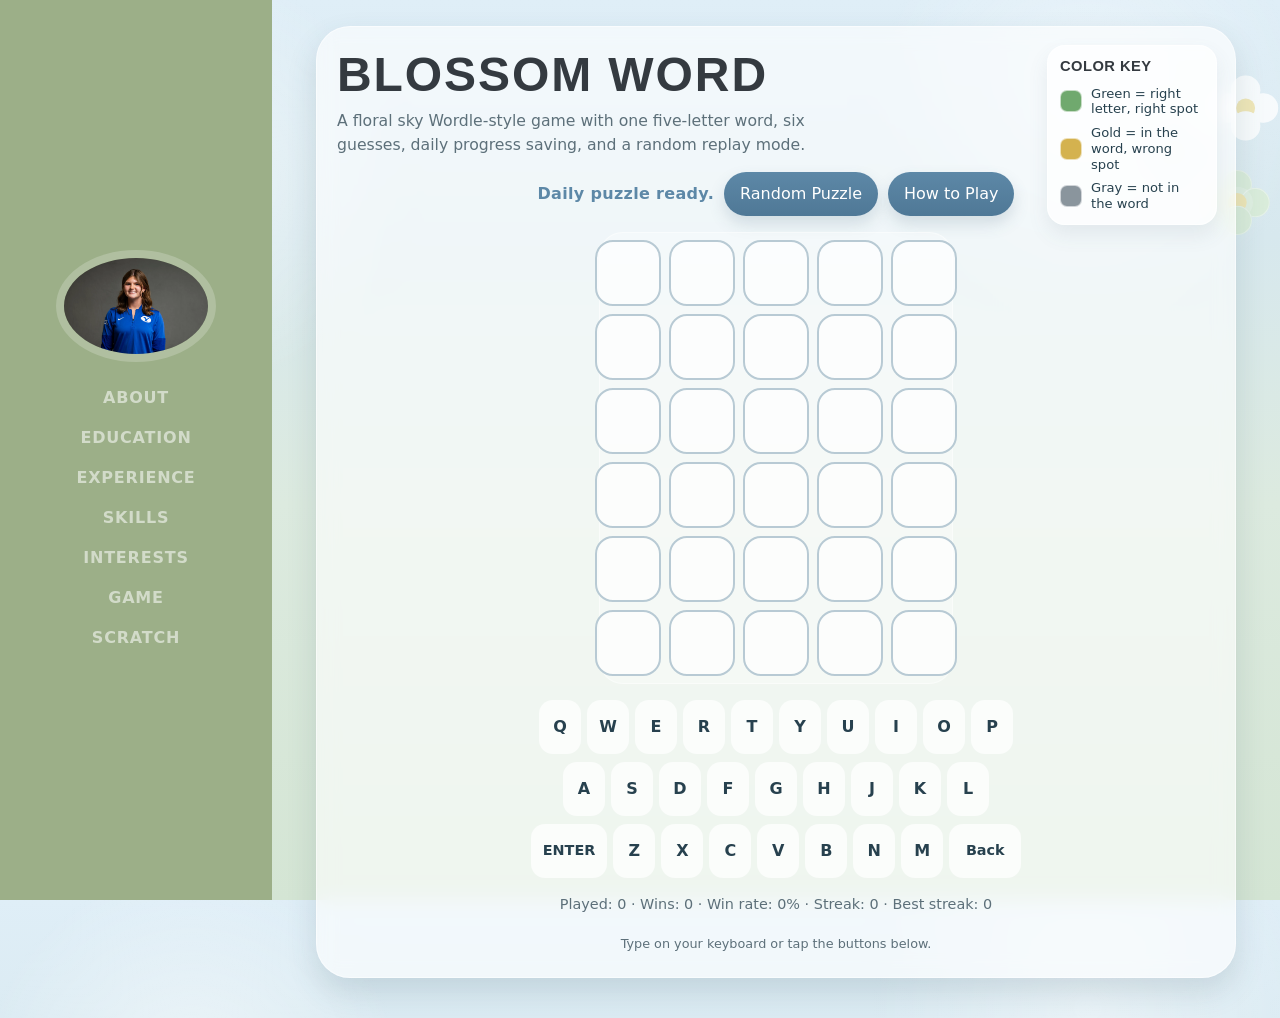
<file: game.html>
<!DOCTYPE html>
<html lang="en">
<head>
  <link href="css/styles.css" rel="stylesheet" />
  <meta charset="UTF-8" />
  <meta name="viewport" content="width=device-width, initial-scale=1.0" />
  <title>Blossom Word</title>
  <style>
    :root {
      --sage-1: #e6efe6;
      --sage-2: #cedfcc;
      --sage-3: #9db6a5;
      --sage-4: #6f8d77;
      --blue-1: #eef7ff;
      --blue-2: #d5e8f7;
      --blue-3: #9ec4df;
      --blue-4: #5d88a7;
      --cloud: rgba(255,255,255,0.88);
      --panel: rgba(255,255,255,0.62);
      --panel-strong: rgba(255,255,255,0.78);
      --text: #27414e;
      --muted: #5d707a;
      --tile-empty: rgba(255,255,255,0.65);
      --tile-border: #b8cad4;
      --tile-text: #1f3642;
      --absent: #8a959d;
      --present: #d4b24f;
      --correct: #70a96e;
      --key-bg: rgba(255,255,255,0.72);
      --shadow: 0 14px 30px rgba(58, 89, 102, 0.16);
      --radius: 24px;
      --transition: 180ms ease;
    }

    * { box-sizing: border-box; }
    html, body { height: 100%; }
    body {
      margin: 0;
      font-family: Inter, ui-sans-serif, system-ui, -apple-system, BlinkMacSystemFont, "Segoe UI", sans-serif;
      color: var(--text);
      background:
        radial-gradient(circle at 15% 20%, rgba(255,255,255,0.5), transparent 16%),
        radial-gradient(circle at 85% 12%, rgba(255,255,255,0.4), transparent 16%),
        linear-gradient(180deg, #dfeef7 0%, #d7e8ee 26%, #dceadf 56%, #d4e5d4 100%);
      overflow-x: hidden;
    }

    .sky, .garden {
      position: fixed;
      inset: 0;
      pointer-events: none;
      overflow: hidden;
    }

    .cloud {
      position: absolute;
      background: var(--cloud);
      border-radius: 999px;
      filter: blur(0.2px);
      box-shadow:
        35px 8px 0 8px var(--cloud),
        78px -10px 0 16px var(--cloud),
        128px 3px 0 10px var(--cloud),
        20px -18px 0 0 var(--cloud);
      opacity: 0.85;
      animation: drift linear infinite;
    }

    .cloud.one { width: 120px; height: 42px; top: 9%; left: -15%; animation-duration: 52s; }
    .cloud.two { width: 140px; height: 46px; top: 20%; left: -20%; animation-duration: 67s; animation-delay: -14s; }
    .cloud.three { width: 98px; height: 36px; top: 12%; left: -10%; animation-duration: 74s; animation-delay: -28s; }

    @keyframes drift {
      from { transform: translateX(0); }
      to { transform: translateX(135vw); }
    }

    .flower-cluster {
      position: absolute;
      width: 200px;
      height: 200px;
      opacity: 0.75;
    }

    .flower {
      position: absolute;
      width: 62px;
      height: 62px;
      animation: bob 6s ease-in-out infinite;
    }

    .flower::before,
    .flower::after,
    .flower span::before,
    .flower span::after {
      content: "";
      position: absolute;
      width: 28px;
      height: 28px;
      border-radius: 50%;
      background: var(--petal, #fff);
      box-shadow: inset 0 0 0 1px rgba(255,255,255,0.45);
    }

    .flower::before { top: 0; left: 17px; }
    .flower::after { bottom: 0; left: 17px; }
    .flower span::before { left: 0; top: 17px; }
    .flower span::after { right: 0; top: 17px; }

    .flower i {
      position: absolute;
      inset: 22px;
      border-radius: 50%;
      background: #f4e4a5;
      box-shadow: 0 0 0 6px rgba(255,255,255,0.22);
    }

    .flower.blue { --petal: #c8e2f8; }
    .flower.white { --petal: #ffffff; }
    .flower.green { --petal: #d8ecd3; }

    .cluster-a { left: -20px; bottom: -8px; }
    .cluster-b { right: -10px; top: 70px; transform: scale(1.05); }
    .cluster-c { left: 2%; top: 58%; transform: scale(0.82); opacity: 0.5; }

    .cluster-a .flower:nth-child(1) { left: 12px; bottom: 26px; }
    .cluster-a .flower:nth-child(2) { left: 60px; bottom: 76px; animation-delay: -1s; }
    .cluster-a .flower:nth-child(3) { left: 108px; bottom: 28px; animation-delay: -2.4s; }

    .cluster-b .flower:nth-child(1) { right: 16px; top: 10px; }
    .cluster-b .flower:nth-child(2) { right: 86px; top: 54px; animation-delay: -1.6s; }
    .cluster-b .flower:nth-child(3) { right: 24px; top: 100px; animation-delay: -0.8s; }

    .cluster-c .flower:nth-child(1) { left: 0; top: 0; }
    .cluster-c .flower:nth-child(2) { left: 68px; top: 24px; animation-delay: -1.3s; }

    @keyframes bob {
      0%, 100% { transform: translateY(0px); }
      50% { transform: translateY(-5px); }
    }

    .wrap {
      position: relative;
      min-height: 100%;
      display: grid;
      place-items: center;
      padding: 26px 18px 40px;
    }

    .app {
      position: relative;
      width: min(100%, 920px);
      background: var(--panel);
      border: 1px solid rgba(255,255,255,0.5);
      border-radius: 34px;
      box-shadow: var(--shadow);
      backdrop-filter: blur(10px);
      padding: 24px 20px 24px;
      overflow: hidden;
    }

    .header {
      display: flex;
      align-items: start;
      justify-content: space-between;
      gap: 20px;
      margin-bottom: 16px;
      padding-right: 190px;
    }

    h1 {
      margin: 0;
      font-size: clamp(2rem, 5vw, 3rem);
      letter-spacing: 0.04em;
      line-height: 1;
    }

    .subtitle {
      margin: 10px 0 0;
      color: var(--muted);
      font-size: 0.98rem;
      max-width: 520px;
    }

    .legend {
      position: absolute;
      top: 18px;
      right: 18px;
      width: 170px;
      background: var(--key-bg);
      border: 1px solid rgba(255,255,255,0.7);
      border-radius: 18px;
      padding: 12px;
      box-shadow: 0 10px 20px rgba(75, 99, 122, 0.1);
      z-index: 3;
    }

    .legend h2 {
      margin: 0 0 10px;
      font-size: 0.92rem;
      letter-spacing: 0.03em;
    }

    .legend-item {
      display: flex;
      align-items: center;
      gap: 9px;
      font-size: 0.82rem;
      color: var(--text);
      margin-top: 8px;
      line-height: 1.2;
    }

    .swatch {
      width: 22px;
      height: 22px;
      border-radius: 7px;
      border: 1px solid rgba(255,255,255,0.6);
      flex: 0 0 auto;
    }

    .shell {
      display: grid;
      grid-template-columns: 1fr;
      gap: 16px;
      justify-items: center;
    }

    .topbar {
      display: flex;
      align-items: center;
      justify-content: center;
      flex-wrap: wrap;
      gap: 10px;
      width: 100%;
    }

    .message {
      min-height: 24px;
      font-weight: 600;
      letter-spacing: 0.02em;
      text-align: center;
      color: var(--blue-4);
    }

    .message.error { color: #a55361; }
    .message.success { color: #4f8760; }

    .controls {
      display: flex;
      gap: 10px;
      flex-wrap: wrap;
      justify-content: center;
    }

    button {
      border: none;
      border-radius: 999px;
      padding: 10px 16px;
      cursor: pointer;
      font: inherit;
      color: white;
      background: linear-gradient(180deg, var(--blue-4), #4f7896);
      box-shadow: 0 8px 16px rgba(68, 99, 122, 0.18);
      transition: transform var(--transition), opacity var(--transition), box-shadow var(--transition);
    }

    button:hover { transform: translateY(-1px); }
    button:active { transform: translateY(1px); }

    .board {
      display: grid;
      grid-template-rows: repeat(6, 1fr);
      gap: 8px;
      padding: 8px;
      background: rgba(255,255,255,0.28);
      border-radius: 24px;
      box-shadow: inset 0 0 0 1px rgba(255,255,255,0.45);
    }

    .row {
      display: grid;
      grid-template-columns: repeat(5, 1fr);
      gap: 8px;
    }

    .tile {
      width: clamp(52px, 12vw, 66px);
      height: clamp(52px, 12vw, 66px);
      border-radius: 18px;
      border: 2px solid var(--tile-border);
      background: var(--tile-empty);
      display: grid;
      place-items: center;
      text-transform: uppercase;
      font-size: clamp(1.35rem, 4.8vw, 1.8rem);
      font-weight: 800;
      color: var(--tile-text);
      user-select: none;
      transition: border-color var(--transition), background var(--transition), transform var(--transition);
      transform-style: preserve-3d;
    }

    .tile.filled { border-color: #8eaabd; }
    .tile.reveal-correct { background: var(--correct); border-color: var(--correct); color: white; }
    .tile.reveal-present { background: var(--present); border-color: var(--present); color: white; }
    .tile.reveal-absent { background: var(--absent); border-color: var(--absent); color: white; }
    .tile.pop { animation: pop 120ms ease; }
    .tile.flip { animation: flip 520ms ease; }

    @keyframes pop {
      0% { transform: scale(1); }
      50% { transform: scale(1.08); }
      100% { transform: scale(1); }
    }

    @keyframes flip {
      0% { transform: rotateX(0deg); }
      45% { transform: rotateX(90deg); }
      55% { transform: rotateX(90deg); }
      100% { transform: rotateX(0deg); }
    }

    .shake { animation: shake 300ms linear; }
    @keyframes shake {
      0%, 100% { transform: translateX(0); }
      20% { transform: translateX(-6px); }
      40% { transform: translateX(6px); }
      60% { transform: translateX(-4px); }
      80% { transform: translateX(4px); }
    }

    .keyboard {
      width: min(100%, 640px);
      display: grid;
      gap: 8px;
    }

    .kb-row {
      display: flex;
      justify-content: center;
      gap: 6px;
    }

    .key {
      min-width: 42px;
      height: 54px;
      padding: 0 12px;
      border-radius: 14px;
      background: rgba(255,255,255,0.72);
      color: var(--text);
      box-shadow: none;
      font-weight: 700;
    }

    .key.wide { min-width: 72px; font-size: 0.9rem; }
    .key.correct { background: var(--correct); color: white; }
    .key.present { background: var(--present); color: white; }
    .key.absent { background: var(--absent); color: white; }

    .stats {
      font-size: 0.9rem;
      color: var(--muted);
      text-align: center;
    }

    .modal-backdrop {
      position: fixed;
      inset: 0;
      display: none;
      place-items: center;
      background: rgba(48, 73, 85, 0.24);
      padding: 18px;
      z-index: 10;
    }

    .modal-backdrop.show { display: grid; }

    .modal {
      width: min(100%, 460px);
      background: var(--panel-strong);
      border-radius: 24px;
      box-shadow: var(--shadow);
      padding: 20px;
      border: 1px solid rgba(255,255,255,0.6);
    }

    .modal h3 { margin: 0 0 10px; font-size: 1.25rem; }
    .modal p { margin: 8px 0; color: var(--text); }
    .modal .small { color: var(--muted); font-size: 0.92rem; }
    .modal .actions { display: flex; gap: 10px; flex-wrap: wrap; margin-top: 14px; }

    .footer-note {
      text-align: center;
      color: var(--muted);
      font-size: 0.8rem;
      margin-top: 2px;
    }

    @media (max-width: 760px) {
      .app { padding-top: 16px; }
      .header {
        padding-right: 0;
        margin-bottom: 10px;
      }
      .legend {
        position: static;
        width: min(100%, 420px);
        margin: 4px auto 6px;
      }
      .header { display: block; }
      .subtitle { max-width: none; }
    }

    @media (max-width: 520px) {
      .wrap { padding: 12px 10px 28px; }
      .app { border-radius: 24px; padding: 14px 10px 20px; }
      .board { gap: 6px; padding: 6px; }
      .row { gap: 6px; }
      .key { min-width: 30px; height: 48px; padding: 0 9px; border-radius: 12px; font-size: 0.92rem; }
      .key.wide { min-width: 56px; font-size: 0.8rem; }
      .cluster-c { display: none; }
    }

    @media (prefers-reduced-motion: reduce) {
      *, *::before, *::after { animation: none !important; transition: none !important; }
    }
  </style>
</head>
<body>
  <nav class="navbar navbar-expand-lg navbar-dark bg-primary fixed-top" id="sideNav">
            <a class="navbar-brand js-scroll-trigger" href="#page-top">
                <span class="d-block d-lg-none">Clarence Taylor</span>
                <span class="d-none d-lg-block"><img class="img-fluid img-profile rounded-circle mx-auto mb-2" src="assets/img/taylor.webp" alt="..." /></span>
            </a>
            <button class="navbar-toggler" type="button" data-bs-toggle="collapse" data-bs-target="#navbarResponsive" aria-controls="navbarResponsive" aria-expanded="false" aria-label="Toggle navigation"><span class="navbar-toggler-icon"></span></button>
            <div class="collapse navbar-collapse" id="navbarResponsive">
                <ul class="navbar-nav">
                    <li class="nav-item"><a class="nav-link js-scroll-trigger" href="index.html#about">About</a></li>
                    <li class="nav-item"><a class="nav-link js-scroll-trigger" href="#education">Education</a></li>
                    <li class="nav-item"><a class="nav-link js-scroll-trigger" href="#experience">Experience</a></li>
                
                    <li class="nav-item"><a class="nav-link js-scroll-trigger" href="#skills">Skills</a></li>
                    <li class="nav-item"><a class="nav-link js-scroll-trigger" href="#interests">Interests</a></li>
                    <li class="nav-item"><a class="nav-link js-scroll-trigger" href="game.html">Game</a></li>
                    <li class="nav-item"><a class="nav-link js-scroll-trigger" href="scratchpage.html">Scratch</a></li>
                </ul>
            </div>
        </nav>
  <div class="sky" aria-hidden="true">
    <div class="cloud one"></div>
    <div class="cloud two"></div>
    <div class="cloud three"></div>
  </div>

  <div class="garden" aria-hidden="true">
    <div class="flower-cluster cluster-a">
      <div class="flower blue"><span></span><i></i></div>
      <div class="flower white"><span></span><i></i></div>
      <div class="flower green"><span></span><i></i></div>
    </div>
    <div class="flower-cluster cluster-b">
      <div class="flower white"><span></span><i></i></div>
      <div class="flower blue"><span></span><i></i></div>
      <div class="flower green"><span></span><i></i></div>
    </div>
    <div class="flower-cluster cluster-c">
      <div class="flower green"><span></span><i></i></div>
      <div class="flower blue"><span></span><i></i></div>
    </div>
  </div>

  <main class="wrap">
    <section class="app">
      <aside class="legend" aria-label="Color guide">
        <h2>Color Key</h2>
        <div class="legend-item"><span class="swatch" style="background: var(--correct)"></span><span>Green = right letter, right spot</span></div>
        <div class="legend-item"><span class="swatch" style="background: var(--present)"></span><span>Gold = in the word, wrong spot</span></div>
        <div class="legend-item"><span class="swatch" style="background: var(--absent)"></span><span>Gray = not in the word</span></div>
      </aside>

      <header class="header">
        <div>
          <h1>Blossom Word</h1>
          <p class="subtitle">A floral sky Wordle-style game with one five-letter word, six guesses, daily progress saving, and a random replay mode.</p>
        </div>
      </header>

      <div class="shell">
        <div class="topbar">
          <div class="message" id="message" aria-live="polite"></div>
          <div class="controls">
            <button id="newRandomBtn" type="button">Random Puzzle</button>
            <button id="howToBtn" type="button">How to Play</button>
          </div>
        </div>

        <div id="board" class="board" aria-label="Guess board"></div>
        <div id="keyboard" class="keyboard" aria-label="On-screen keyboard"></div>
        <div id="stats" class="stats"></div>
        <div class="footer-note">Type on your keyboard or tap the buttons below.</div>
      </div>
    </section>
  </main>

  <div class="modal-backdrop" id="modalBackdrop" role="dialog" aria-modal="true" aria-labelledby="modalTitle">
    <div class="modal">
      <h3 id="modalTitle">How to Play</h3>
      <p>Guess the hidden five-letter word in six tries.</p>
      <p>After each guess, the tiles flip to show how close you are.</p>
      <p class="small">Green means the letter is in the right place. Gold means the letter is in the word but in a different spot. Gray means the letter is not in the word.</p>
      <div class="actions">
        <button id="closeModalBtn" type="button">Close</button>
      </div>
    </div>
  </div>

  <script>
    const WORD_LENGTH = 5;
    const MAX_GUESSES = 6;
    const EPOCH = '2024-01-01';
    const STORAGE_PREFIX = 'blossom-word';
    const solutionWords = [
      'apple','beach','bloom','brave','cabin','candy','cedar','charm','chase','cloud','coast','coral','crane','cream','daisy','dance','dream','drift','eager','earth','fable','fairy','flame','flora','flour','frame','fresh','frost','glade','glory','grace','grape','grass','green','grove','happy','hazel','heart','honey','ivory','jolly','lemon','lilac','lotus','lucky','magic','maple','meadow','minty','mirth','mocha','mossy','ocean','olive','pearl','petal','piano','pilot','plume','poppy','pride','queen','quiet','rainy','raven','river','robin','roses','sable','satin','scale','shore','skies','smile','snows','solar','sound','spark','spice','sprig','stone','sunny','swany','sweet','tulip','umber','valley','veldt','vivid','whale','wheat','winds','woven','youth'
    ];

    const allowedExtras = [
      'about','above','adapt','adore','after','agent','aglow','agree','aisle','alarm','album','alert','alike','alive','alone','angel','ankle','arbor','arena','argue','arise','armor','aroma','array','asset','atlas','audio','award','baker','balmy','basic','basil','begin','being','berry','birch','black','bland','bless','blimp','bliss','board','bonus','boost','bound','brain','brand','bread','brick','bride','bring','broad','brown','brush','buddy','cable','camel','canal','carry','carve','cause','chalk','cheer','chess','chime','cider','clasp','clean','clear','climb','clink','cloak','close','clove','clown','clued','clump','cocoa','color','comet','couch','could','count','cover','coven','cower','crown','curve','demon','deter','diner','dodge','doing','donor','doubt','dozen','draft','drama','dress','drink','drove','eclat','elect','elite','ember','enjoy','enter','equal','equip','ether','evade','event','every','exact','exist','extra','faith','fancy','feast','feign','field','fiery','final','first','fjord','float','focus','force','forge','forth','found','giant','given','glass','gleam','glide','gloom','glyph','grasp','great','greet','grind','guard','guest','guide','habit','halve','haven','hinge','ideal','image','index','inner','input','joint','judge','knack','known','label','labor','laser','later','layer','learn','light','linen','liver','lodge','lunar','maker','march','metal','meter','micro','might','mimic','minor','model','money','month','motor','mount','movie','music','never','noble','north','novel','nurse','onion','opera','orbit','order','other','outer','paint','panel','party','pause','peace','phase','phone','piece','place','plain','plane','plant','plate','pleat','point','porch','power','press','price','prime','print','prize','proud','prove','quick','radar','raise','ratio','reach','ready','relay','renew','reply','rhyme','ridge','right','risky','rough','round','route','royal','ruler','salon','scarf','scene','scope','score','serve','shape','sheep','shelf','shine','shiny','sight','since','skill','sleep','slope','small','smart','smoke','solid','solve','south','space','spare','speak','spell','spend','spoke','sport','stack','stage','stare','start','state','steam','steel','steep','still','store','storm','story','study','style','sugar','table','taste','teach','thank','their','there','thorn','those','three','throw','tiger','today','token','tonic','topic','torch','touch','tough','tower','track','trade','trail','train','treat','trend','trial','tribe','trick','truly','trust','truth','uncle','under','union','unity','until','upper','upset','urban','usage','usual','vapor','verse','video','vigor','vital','vocal','voice','watch','water','weary','weave','whirl','white','whole','woman','world','worry','wrist','write','wrong','xenon','yield','young','zebra'
    ];

    const allowedWords = new Set([...solutionWords, ...allowedExtras]);
    const keyboardRows = ['QWERTYUIOP', 'ASDFGHJKL', 'ENTERZXCVBNM⌫'];
    const state = {
      board: Array.from({ length: MAX_GUESSES }, () => Array(WORD_LENGTH).fill('')),
      evaluations: Array.from({ length: MAX_GUESSES }, () => Array(WORD_LENGTH).fill('')),
      currentRow: 0,
      currentCol: 0,
      gameOver: false,
      answer: '',
      mode: 'daily',
      puzzleKey: '',
      keyboardState: {},
      stats: {
        played: 0,
        wins: 0,
        streak: 0,
        bestStreak: 0,
        distribution: [0,0,0,0,0,0]
      }
    };

    const boardEl = document.getElementById('board');
    const keyboardEl = document.getElementById('keyboard');
    const messageEl = document.getElementById('message');
    const statsEl = document.getElementById('stats');
    const modalBackdrop = document.getElementById('modalBackdrop');
    const howToBtn = document.getElementById('howToBtn');
    const closeModalBtn = document.getElementById('closeModalBtn');
    const newRandomBtn = document.getElementById('newRandomBtn');

    function buildBoard() {
      boardEl.innerHTML = '';
      for (let r = 0; r < MAX_GUESSES; r++) {
        const row = document.createElement('div');
        row.className = 'row';
        row.dataset.row = r;
        for (let c = 0; c < WORD_LENGTH; c++) {
          const tile = document.createElement('div');
          tile.className = 'tile';
          tile.id = `tile-${r}-${c}`;
          tile.setAttribute('aria-label', `Row ${r+1} Column ${c+1}`);
          row.appendChild(tile);
        }
        boardEl.appendChild(row);
      }
    }

    function buildKeyboard() {
      keyboardEl.innerHTML = '';
      keyboardRows.forEach(rowString => {
        const row = document.createElement('div');
        row.className = 'kb-row';
        const tokens = rowString === 'ENTERZXCVBNM⌫'
          ? ['ENTER','Z','X','C','V','B','N','M','⌫']
          : rowString.split('');
        tokens.forEach(token => {
          const key = document.createElement('button');
          key.className = 'key';
          if (token === 'ENTER' || token === '⌫') key.classList.add('wide');
          key.type = 'button';
          key.dataset.key = token;
          key.textContent = token === '⌫' ? 'Back' : token;
          key.setAttribute('aria-label', token === '⌫' ? 'Backspace' : token);
          key.addEventListener('click', () => handleKey(token));
          row.appendChild(key);
        });
        keyboardEl.appendChild(row);
      });
    }

    function getTodayKey() {
      const now = new Date();
      return now.toISOString().slice(0,10);
    }

    function getDailyAnswer(dateString) {
      const start = new Date(EPOCH + 'T00:00:00');
      const current = new Date(dateString + 'T00:00:00');
      const diffDays = Math.floor((current - start) / (1000 * 60 * 60 * 24));
      const index = ((diffDays % solutionWords.length) + solutionWords.length) % solutionWords.length;
      return solutionWords[index];
    }

    function getRandomAnswer() {
      const index = Math.floor(Math.random() * solutionWords.length);
      return solutionWords[index];
    }

    function saveStats() {
      localStorage.setItem(`${STORAGE_PREFIX}-stats`, JSON.stringify(state.stats));
    }

    function loadStats() {
      const raw = localStorage.getItem(`${STORAGE_PREFIX}-stats`);
      if (!raw) return;
      try {
        const parsed = JSON.parse(raw);
        if (parsed && typeof parsed === 'object') state.stats = { ...state.stats, ...parsed };
      } catch {}
    }

    function saveGame() {
      const payload = {
        board: state.board,
        evaluations: state.evaluations,
        currentRow: state.currentRow,
        currentCol: state.currentCol,
        gameOver: state.gameOver,
        answer: state.answer,
        mode: state.mode,
        puzzleKey: state.puzzleKey,
        keyboardState: state.keyboardState
      };
      localStorage.setItem(`${STORAGE_PREFIX}-game-${state.puzzleKey}`, JSON.stringify(payload));
    }

    function loadGame(puzzleKey) {
      const raw = localStorage.getItem(`${STORAGE_PREFIX}-game-${puzzleKey}`);
      if (!raw) return false;
      try {
        const saved = JSON.parse(raw);
        if (!saved || saved.puzzleKey !== puzzleKey) return false;
        Object.assign(state, saved);
        return true;
      } catch {
        return false;
      }
    }

    function resetState(mode, answer, puzzleKey) {
      state.board = Array.from({ length: MAX_GUESSES }, () => Array(WORD_LENGTH).fill(''));
      state.evaluations = Array.from({ length: MAX_GUESSES }, () => Array(WORD_LENGTH).fill(''));
      state.currentRow = 0;
      state.currentCol = 0;
      state.gameOver = false;
      state.answer = answer;
      state.mode = mode;
      state.puzzleKey = puzzleKey;
      state.keyboardState = {};
    }

    function startDailyGame() {
      const key = `daily-${getTodayKey()}`;
      const restored = loadGame(key);
      if (!restored) {
        resetState('daily', getDailyAnswer(getTodayKey()), key);
        saveGame();
      }
      renderAll();
      setMessage('Daily puzzle ready.', '');
    }

    function startRandomGame() {
      const randomKey = `random-${Date.now()}`;
      resetState('random', getRandomAnswer(), randomKey);
      renderAll();
      saveGame();
      setMessage('Fresh random puzzle started.', '');
    }

    function renderAll() {
      buildBoard();
      buildKeyboard();
      for (let r = 0; r < MAX_GUESSES; r++) {
        for (let c = 0; c < WORD_LENGTH; c++) {
          const letter = state.board[r][c];
          const evaluation = state.evaluations[r][c];
          updateTile(r, c, letter, evaluation, false);
        }
      }
      updateKeyboardView();
      renderStats();
    }

    function updateTile(r, c, letter, evaluation, animatePop = false) {
      const tile = document.getElementById(`tile-${r}-${c}`);
      if (!tile) return;
      tile.textContent = letter;
      tile.classList.remove('filled', 'reveal-correct', 'reveal-present', 'reveal-absent', 'pop');
      if (letter) tile.classList.add('filled');
      if (evaluation) tile.classList.add(`reveal-${evaluation}`);
      if (animatePop) {
        tile.classList.add('pop');
        setTimeout(() => tile.classList.remove('pop'), 140);
      }
    }

    function setMessage(text, type = '') {
      messageEl.textContent = text;
      messageEl.className = `message ${type}`.trim();
    }

    function handleKey(key) {
      if (state.gameOver) return;
      if (/^[A-Z]$/.test(key)) addLetter(key);
      else if (key === '⌫' || key === 'BACKSPACE') removeLetter();
      else if (key === 'ENTER') submitGuess();
    }

    function addLetter(letter) {
      if (state.currentCol >= WORD_LENGTH || state.currentRow >= MAX_GUESSES) return;
      state.board[state.currentRow][state.currentCol] = letter.toLowerCase();
      updateTile(state.currentRow, state.currentCol, letter, '', true);
      state.currentCol += 1;
      saveGame();
    }

    function removeLetter() {
      if (state.currentCol === 0) return;
      state.currentCol -= 1;
      state.board[state.currentRow][state.currentCol] = '';
      updateTile(state.currentRow, state.currentCol, '', '', false);
      saveGame();
    }

    function shakeRow(rowIndex) {
      const row = document.querySelector(`.row[data-row="${rowIndex}"]`);
      if (!row) return;
      row.classList.add('shake');
      setTimeout(() => row.classList.remove('shake'), 320);
    }

    function submitGuess() {
      if (state.currentCol < WORD_LENGTH) {
        setMessage('Not enough letters.', 'error');
        shakeRow(state.currentRow);
        return;
      }
      const guess = state.board[state.currentRow].join('');
      if (!allowedWords.has(guess)) {
        setMessage('That word is not in the list.', 'error');
        shakeRow(state.currentRow);
        return;
      }
      const evaluation = evaluateGuess(guess, state.answer);
      state.evaluations[state.currentRow] = evaluation;
      revealRow(state.currentRow, evaluation);
    }

    function evaluateGuess(guess, answer) {
      const result = Array(WORD_LENGTH).fill('absent');
      const answerChars = answer.split('');
      const guessChars = guess.split('');
      const remaining = {};

      for (let i = 0; i < WORD_LENGTH; i++) {
        if (guessChars[i] === answerChars[i]) {
          result[i] = 'correct';
        } else {
          remaining[answerChars[i]] = (remaining[answerChars[i]] || 0) + 1;
        }
      }

      for (let i = 0; i < WORD_LENGTH; i++) {
        if (result[i] === 'correct') continue;
        const ch = guessChars[i];
        if (remaining[ch] > 0) {
          result[i] = 'present';
          remaining[ch] -= 1;
        }
      }
      return result;
    }

    function revealRow(rowIndex, evaluation) {
      const letters = state.board[rowIndex];
      letters.forEach((letter, col) => {
        const tile = document.getElementById(`tile-${rowIndex}-${col}`);
        setTimeout(() => {
          tile.classList.add('flip');
          updateTile(rowIndex, col, letter.toUpperCase(), evaluation[col], false);
          setTimeout(() => tile.classList.remove('flip'), 540);
        }, col * 260);
      });

      setTimeout(() => {
        updateKeyboardState(letters, evaluation);
        const guess = letters.join('');
        if (guess === state.answer) {
          endGame(true);
          return;
        }
        state.currentRow += 1;
        state.currentCol = 0;
        if (state.currentRow >= MAX_GUESSES) {
          endGame(false);
        } else {
          setMessage('Keep going.', '');
        }
        saveGame();
      }, 1450);
    }

    function updateKeyboardState(letters, evaluation) {
      const priority = { absent: 1, present: 2, correct: 3 };
      letters.forEach((letter, i) => {
        const current = state.keyboardState[letter] || '';
        const next = evaluation[i];
        if (!current || priority[next] > priority[current]) {
          state.keyboardState[letter] = next;
        }
      });
      updateKeyboardView();
    }

    function updateKeyboardView() {
      document.querySelectorAll('.key').forEach(key => {
        key.classList.remove('correct', 'present', 'absent');
        const value = key.dataset.key;
        if (value.length !== 1 || value === '⌫') return;
        const stateValue = state.keyboardState[value.toLowerCase()];
        if (stateValue) key.classList.add(stateValue);
      });
    }

    function endGame(win) {
      state.gameOver = true;
      state.stats.played += 1;
      if (win) {
        state.stats.wins += 1;
        state.stats.streak += 1;
        state.stats.bestStreak = Math.max(state.stats.bestStreak, state.stats.streak);
        state.stats.distribution[Math.max(0, state.currentRow)] += 1;
        setMessage(`You got it in ${state.currentRow + 1}!`, 'success');
      } else {
        state.stats.streak = 0;
        setMessage(`Out of guesses. The word was ${state.answer.toUpperCase()}.`, 'error');
      }
      saveGame();
      saveStats();
      renderStats();
      setTimeout(() => openEndModal(win), 300);
    }

    function renderStats() {
      const winRate = state.stats.played ? Math.round((state.stats.wins / state.stats.played) * 100) : 0;
      statsEl.textContent = `Played: ${state.stats.played} · Wins: ${state.stats.wins} · Win rate: ${winRate}% · Streak: ${state.stats.streak} · Best streak: ${state.stats.bestStreak}`;
    }

    function openHowToModal() {
      document.getElementById('modalTitle').textContent = 'How to Play';
      modalBackdrop.querySelector('.modal p:nth-of-type(1)').textContent = 'Guess the hidden five-letter word in six tries.';
      modalBackdrop.querySelector('.modal p:nth-of-type(2)').textContent = 'After each guess, the tiles flip to show how close you are.';
      modalBackdrop.classList.add('show');
    }

    function openEndModal(win) {
      document.getElementById('modalTitle').textContent = win ? 'You Bloomed!' : 'Round Over';
      const p1 = modalBackdrop.querySelector('.modal p:nth-of-type(1)');
      const p2 = modalBackdrop.querySelector('.modal p:nth-of-type(2)');
      const p3 = modalBackdrop.querySelector('.modal p.small');
      p1.textContent = win ? `Nice work — you solved ${state.answer.toUpperCase()}.` : `The answer was ${state.answer.toUpperCase()}.`;
      p2.textContent = state.mode === 'daily' ? 'Come back tomorrow for the next daily word, or start a random puzzle right now.' : 'You can jump into another random puzzle any time.';
      p3.textContent = `Played ${state.stats.played}, won ${state.stats.wins}, current streak ${state.stats.streak}, best streak ${state.stats.bestStreak}.`;
      modalBackdrop.classList.add('show');
    }

    function closeModal() {
      modalBackdrop.classList.remove('show');
    }

    document.addEventListener('keydown', (event) => {
      const key = event.key;
      if (modalBackdrop.classList.contains('show') && key === 'Escape') {
        closeModal();
        return;
      }
      if (/^[a-zA-Z]$/.test(key)) handleKey(key.toUpperCase());
      else if (key === 'Backspace') handleKey('BACKSPACE');
      else if (key === 'Enter') handleKey('ENTER');
    });

    howToBtn.addEventListener('click', openHowToModal);
    closeModalBtn.addEventListener('click', closeModal);
    modalBackdrop.addEventListener('click', (e) => { if (e.target === modalBackdrop) closeModal(); });
    newRandomBtn.addEventListener('click', startRandomGame);

    loadStats();
    startDailyGame();
  </script>
</body>
</html>
</file>
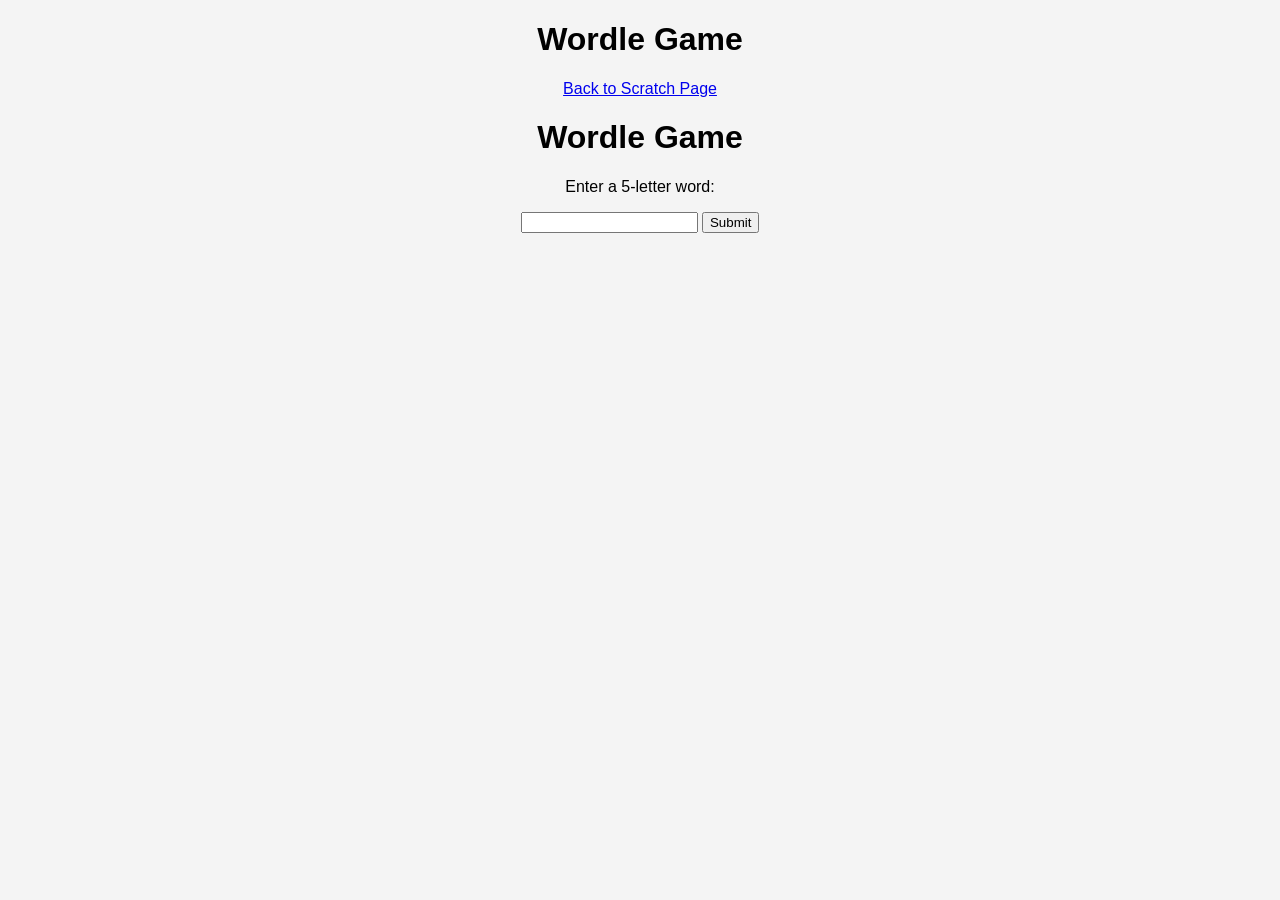
<file: older/game.html>
<!DOCTYPE html>
<body>
  <h1>Wordle Game</h1>
  <p><a href="scratchpage.html">Back to Scratch Page</a></p>
<html lang="en">
<head>
<meta charset="UTF-8">
<title>Wordle Game</title>
<style>
body {
font-family: Arial, sans-serif;
text-align: center;
background-color: #f4f4f4;
}
.letter {
display: inline-block;
width: 40px;
height: 40px;
line-height: 40px;
margin: 5px;
font-size: 24px;
font-weight: bold;
border: 2px solid #ccc;
text-transform: uppercase;
}
.green { background-color: #6aaa64; color: white; }
.yellow { background-color: #c9b458; color: white; }
.grey { background-color: #787c7e; color: white; }
#result { margin-top: 20px; }
</style>
</head>
<body>
<h1>Wordle Game</h1>
<p>Enter a 5-letter word:</p>
<input type="text" id="guess" maxlength="5">
<button onclick="checkGuess()">Submit</button>

<div id="result"></div>

<script>
const words = ["apple", "bread", "chair", "dance", "eagle", "flour", "grape", "house", "input", "jumps",
"knife", "light", "money", "night", "ocean", "plant", "queen", "river", "stone", "table",
"unity", "voice", "water", "youth", "zebra"];

const answer = words[Math.floor(Math.random() * words.length)].toLowerCase();

function checkGuess() {
const input = document.getElementById("guess").value.toLowerCase();
const resultDiv = document.getElementById("result");
resultDiv.innerHTML = "";

if (input.length !== 5) {
alert("Please enter exactly 5 letters.");
return;
}

for (let i = 0; i < 5; i++) {
const span = document.createElement("span");
span.classList.add("letter");
span.textContent = input[i];

if (input[i] === answer[i]) {
span.classList.add("green");
} else if (answer.includes(input[i])) {
span.classList.add("yellow");
} else {
span.classList.add("grey");
}

resultDiv.appendChild(span);
}

// Optional: win message
if (input === answer) {
const winMsg = document.createElement("p");
winMsg.textContent = "🎉 Correct! You guessed the word!";
resultDiv.appendChild(winMsg);
}
}
</script>
</body>
</html>
</file>
